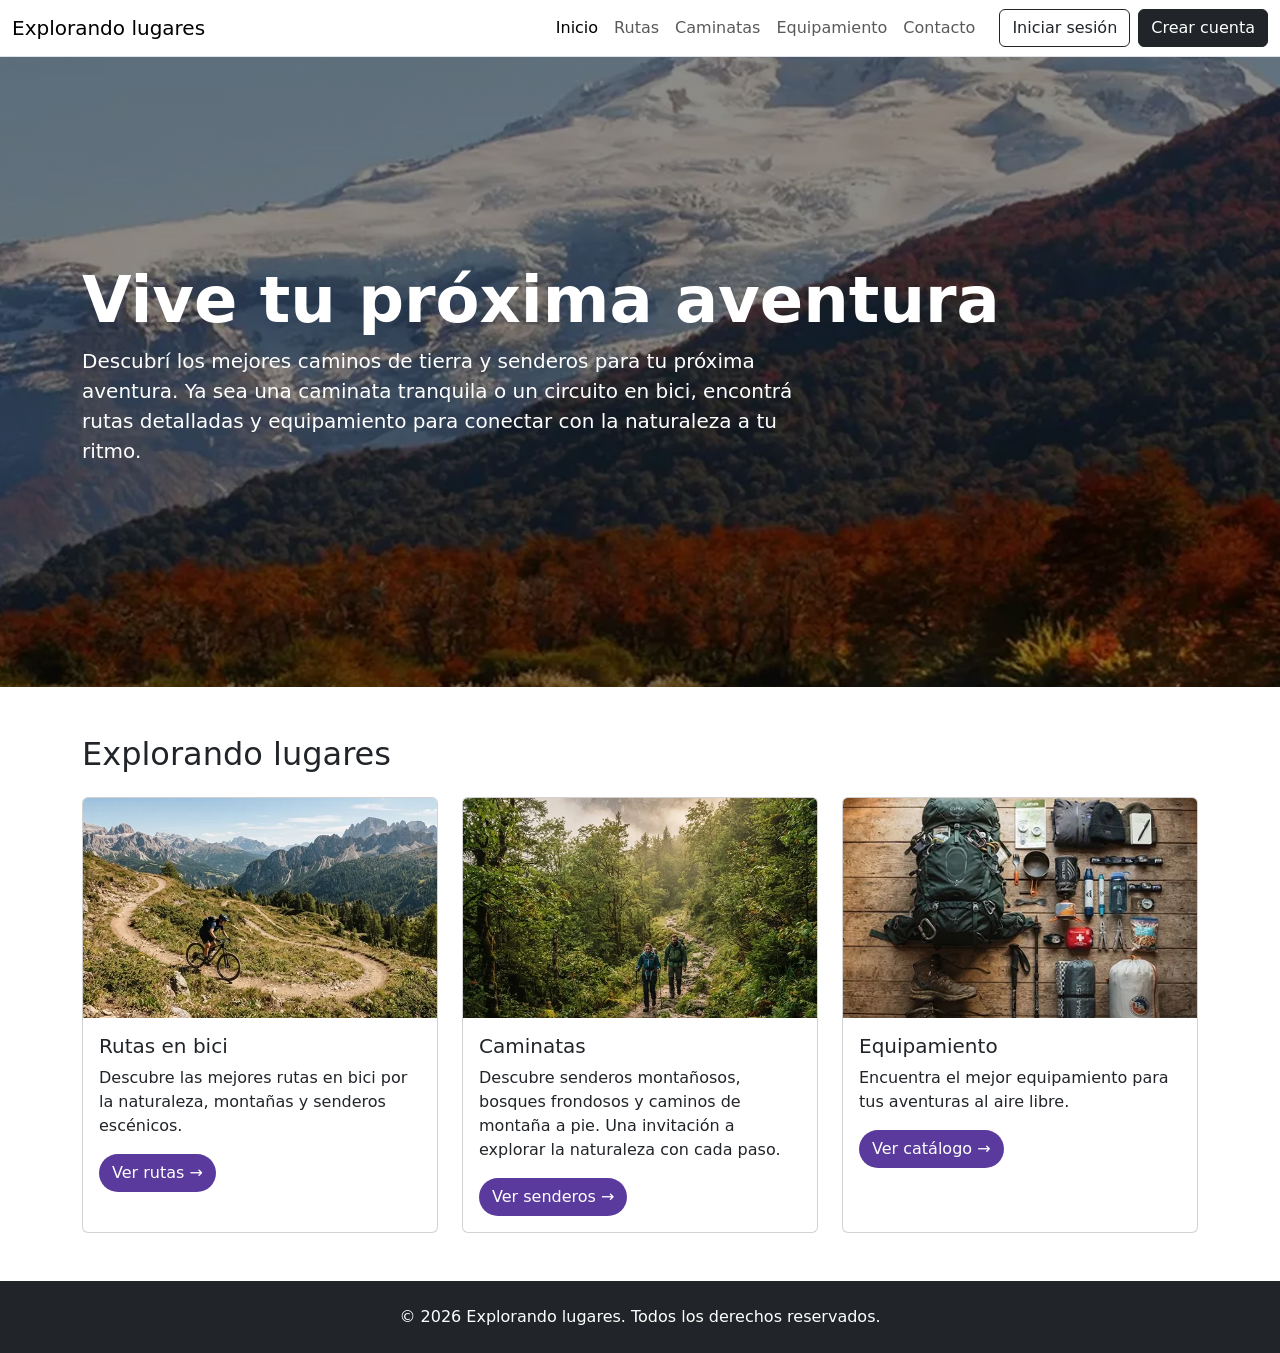
<file: index.html>
<!doctype html>
<html lang="es">
  <head>
    <meta charset="UTF-8" />
    <meta name="viewport" content="width=device-width, initial-scale=1" />
    <title>Explorando lugares | Rutas, caminatas y equipamiento</title>
    <meta
      name="description"
      content="Descubrí rutas en bici, caminatas y equipamiento para tu próxima aventura al aire libre."
    />
    <link
      href="https://cdn.jsdelivr.net/npm/bootstrap@5.3.3/dist/css/bootstrap.min.css"
      rel="stylesheet"
    />
    <link rel="stylesheet" href="css/styles.css" />
  </head>
  <body>
    <header>
      <nav
        class="navbar navbar-expand-lg bg-white border-bottom"
        aria-label="Principal"
      >
        <div class="container-fluid">
          <a class="navbar-brand" href="index.html">Explorando lugares</a>
          <button
            class="navbar-toggler"
            type="button"
            data-bs-toggle="collapse"
            data-bs-target="#menu"
            aria-controls="menu"
            aria-expanded="false"
            aria-label="Abrir menú"
          >
            <span class="navbar-toggler-icon"></span>
          </button>
          <div class="collapse navbar-collapse" id="menu">
            <ul class="navbar-nav ms-auto align-items-lg-center">
              <li class="nav-item">
                <a class="nav-link active" aria-current="page" href="index.html"
                  >Inicio</a
                >
              </li>
              <li class="nav-item">
                <a class="nav-link" href="ruta-detalle.html">Rutas</a>
              </li>
              <li class="nav-item">
                <a class="nav-link" href="caminatas.html">Caminatas</a>
              </li>
              <li class="nav-item">
                <a class="nav-link" href="equipamiento.html">Equipamiento</a>
              </li>
              <li class="nav-item">
                <a class="nav-link" href="contacto.html">Contacto</a>
              </li>
              <li class="nav-item ms-lg-3 my-1 my-lg-0">
                <a class="btn btn-outline-dark" href="login.html"
                  >Iniciar sesi&oacute;n</a
                >
              </li>
              <li class="nav-item my-1 my-lg-0">
                <a class="btn btn-dark ms-lg-2" href="registro.html"
                  >Crear cuenta</a
                >
              </li>
            </ul>
          </div>
        </div>
      </nav>
    </header>

    <main>
      <section class="hero d-flex align-items-center text-white">
        <div class="container">
          <h1 class="display-3 fw-bold">Vive tu próxima aventura</h1>
          <p class="lead col-lg-8">
            Descubrí los mejores caminos de tierra y senderos para tu próxima
            aventura. Ya sea una caminata tranquila o un circuito en bici,
            encontrá rutas detalladas y equipamiento para conectar con la
            naturaleza a tu ritmo.
          </p>
        </div>
      </section>

      <section class="container py-5" aria-labelledby="titulo-explorar">
        <h2 id="titulo-explorar" class="mb-4">Explorando lugares</h2>
        <div class="row row-cols-1 row-cols-md-3 g-4">
          <div class="col">
            <div class="card h-100">
              <img
                src="img/ruta-bici.webp"
                class="card-img-top"
                alt="Ciclista bajando por un sendero de montaña"
              />
              <div class="card-body">
                <h3 class="card-title h5">Rutas en bici</h3>
                <p class="card-text">
                  Descubre las mejores rutas en bici por la naturaleza, montañas
                  y senderos escénicos.
                </p>
                <a href="ruta-detalle.html" class="btn btn-boton"
                  >Ver rutas →</a
                >
              </div>
            </div>
          </div>

          <div class="col">
            <div class="card h-100">
              <img
                src="img/caminata-bosque.webp"
                class="card-img-top"
                alt="Dos personas caminando por un sendero en el bosque"
              />
              <div class="card-body">
                <h3 class="card-title h5">Caminatas</h3>
                <p class="card-text">
                  Descubre senderos montañosos, bosques frondosos y caminos de
                  montaña a pie. Una invitación a explorar la naturaleza con
                  cada paso.
                </p>
                <a href="caminatas.html" class="btn btn-boton"
                  >Ver senderos →</a
                >
              </div>
            </div>
          </div>

          <div class="col">
            <div class="card h-100">
              <img
                src="img/equipamiento.webp"
                class="card-img-top"
                alt="Mochila y equipo de camping ordenados sobre una mesa de madera"
              />
              <div class="card-body">
                <h3 class="card-title h5">Equipamiento</h3>
                <p class="card-text">
                  Encuentra el mejor equipamiento para tus aventuras al aire
                  libre.
                </p>
                <a href="equipamiento.html" class="btn btn-boton"
                  >Ver catálogo →</a
                >
              </div>
            </div>
          </div>
        </div>
      </section>
    </main>

    <footer class="bg-dark text-white py-4">
      <div class="container text-center">
        <p class="mb-0">
          © 2026 Explorando lugares. Todos los derechos reservados.
        </p>
      </div>
    </footer>

    <script src="https://cdn.jsdelivr.net/npm/bootstrap@5.3.3/dist/js/bootstrap.bundle.min.js"></script>
  </body>
</html>
</file>
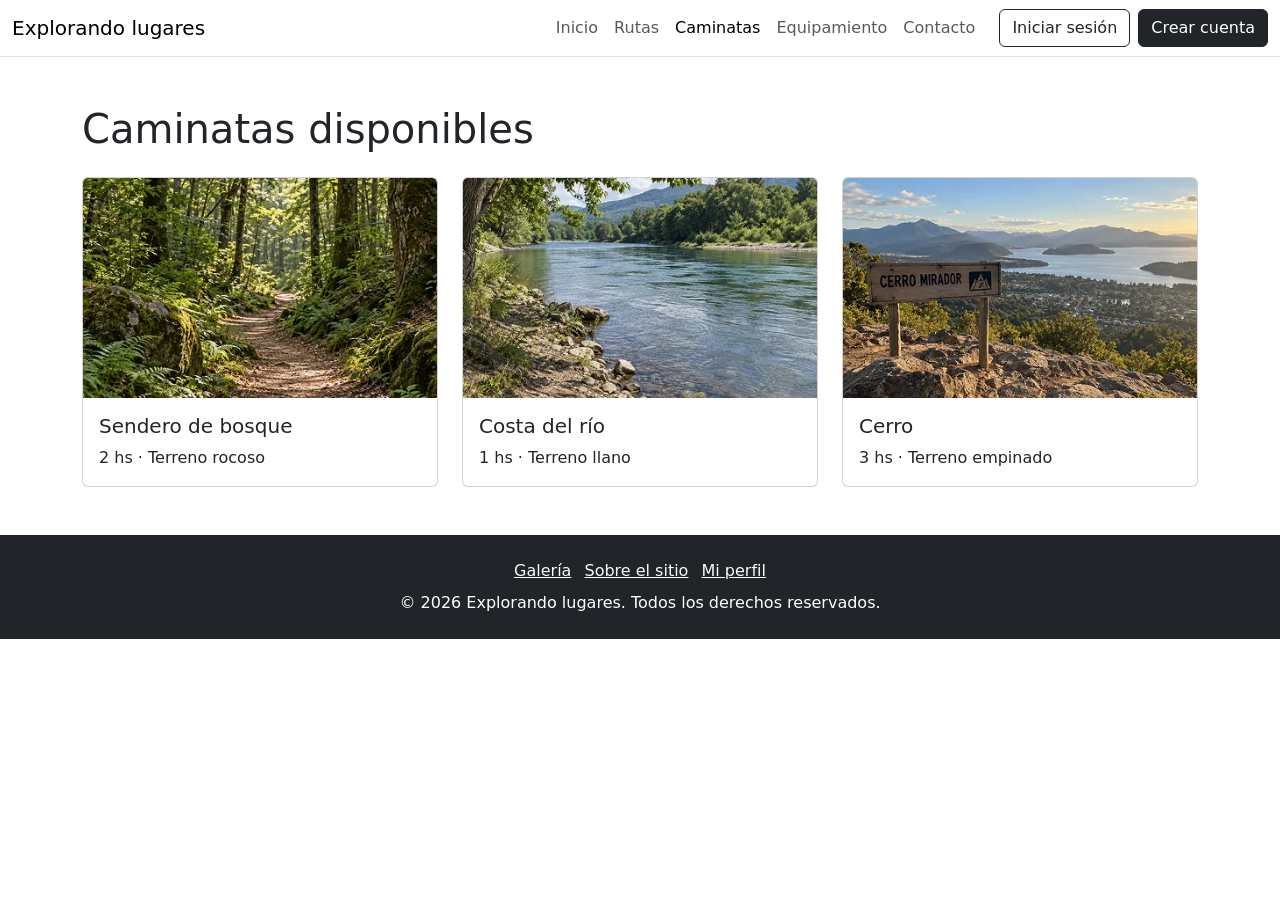
<file: caminatas.html>
<!doctype html>
<html lang="es">
  <head>
    <meta charset="UTF-8" />
    <meta name="viewport" content="width=device-width, initial-scale=1" />
    <title>Caminatas disponibles | Explorando lugares</title>
    <meta
      name="description"
      content="Elegí tu próxima caminata: senderos de bosque, costa del río y cerros con la duración y el tipo de terreno de cada una."
    />
    <link
      rel="icon"
      href="data:image/svg+xml,<svg xmlns=%22http://www.w3.org/2000/svg%22 viewBox=%220 0 100 100%22><text y=%22.9em%22 font-size=%2290%22>🏔️</text></svg>"
    />
    <link
      href="https://cdn.jsdelivr.net/npm/bootstrap@5.3.3/dist/css/bootstrap.min.css"
      rel="stylesheet"
    />
    <link rel="stylesheet" href="css/styles.css" />
  </head>
  <body>
    <header>
      <nav
        class="navbar navbar-expand-lg bg-white border-bottom"
        aria-label="Principal"
      >
        <div class="container-fluid">
          <a class="navbar-brand" href="index.html">Explorando lugares</a>
          <button
            class="navbar-toggler"
            type="button"
            data-bs-toggle="collapse"
            data-bs-target="#menu"
            aria-controls="menu"
            aria-expanded="false"
            aria-label="Abrir menú"
          >
            <span class="navbar-toggler-icon"></span>
          </button>
          <div class="collapse navbar-collapse" id="menu">
            <ul class="navbar-nav ms-auto align-items-lg-center">
              <li class="nav-item">
                <a class="nav-link" href="index.html">Inicio</a>
              </li>
              <li class="nav-item">
                <a class="nav-link" href="ruta-detalle.html">Rutas</a>
              </li>
              <li class="nav-item">
                <a
                  class="nav-link active"
                  href="caminatas.html"
                  aria-current="page"
                  >Caminatas</a
                >
              </li>
              <li class="nav-item">
                <a class="nav-link" href="equipamiento.html">Equipamiento</a>
              </li>
              <li class="nav-item">
                <a class="nav-link" href="contacto.html">Contacto</a>
              </li>
              <li class="nav-item ms-lg-3 my-1 my-lg-0">
                <a class="btn btn-outline-dark" href="login.html"
                  >Iniciar sesi&oacute;n</a
                >
              </li>
              <li class="nav-item my-1 my-lg-0">
                <a class="btn btn-dark ms-lg-2" href="registro.html"
                  >Crear cuenta</a
                >
              </li>
            </ul>
          </div>
        </div>
      </nav>
    </header>

    <main>
      <section class="container py-5" aria-labelledby="titulo-caminatas">
        <h1 id="titulo-caminatas" class="mb-4">Caminatas disponibles</h1>
        <div class="row row-cols-1 row-cols-md-3 g-4">
          <div class="col">
            <article class="card h-100">
              <img
                src="img/sendero-bosque.webp"
                class="card-img-top"
                alt="Sendero de tierra entre árboles y helechos"
              />
              <div class="card-body">
                <h2 class="card-title h5">Sendero de bosque</h2>
                <p class="card-text text-dark">2 hs · Terreno rocoso</p>
              </div>
            </article>
          </div>
          <div class="col">
            <article class="card h-100">
              <img
                src="img/costa-rio.webp"
                class="card-img-top"
                alt="Costa de un río con piedras y árboles"
              />
              <div class="card-body">
                <h2 class="card-title h5">Costa del río</h2>
                <p class="card-text text-dark">1 hs · Terreno llano</p>
              </div>
            </article>
          </div>
          <div class="col">
            <article class="card h-100">
              <img
                src="img/cerro-mirador.webp"
                class="card-img-top"
                alt="Cartel del Cerro Mirador con vista al lago"
              />
              <div class="card-body">
                <h2 class="card-title h5">Cerro</h2>
                <p class="card-text text-dark">3 hs · Terreno empinado</p>
              </div>
            </article>
          </div>
        </div>
      </section>
    </main>

    <footer class="bg-dark text-white py-4">
      <div class="container text-center">
        <ul class="list-inline mb-2">
          <li class="list-inline-item">
            <a class="link-light" href="galeria.html">Galer&iacute;a</a>
          </li>
          <li class="list-inline-item">
            <a class="link-light" href="nosotros.html">Sobre el sitio</a>
          </li>
          <li class="list-inline-item">
            <a class="link-light" href="perfil.html">Mi perfil</a>
          </li>
        </ul>
        <p class="mb-0">
          © 2026 Explorando lugares. Todos los derechos reservados.
        </p>
      </div>
    </footer>

    <script src="https://cdn.jsdelivr.net/npm/bootstrap@5.3.3/dist/js/bootstrap.bundle.min.js"></script>
  </body>
</html>
</file>
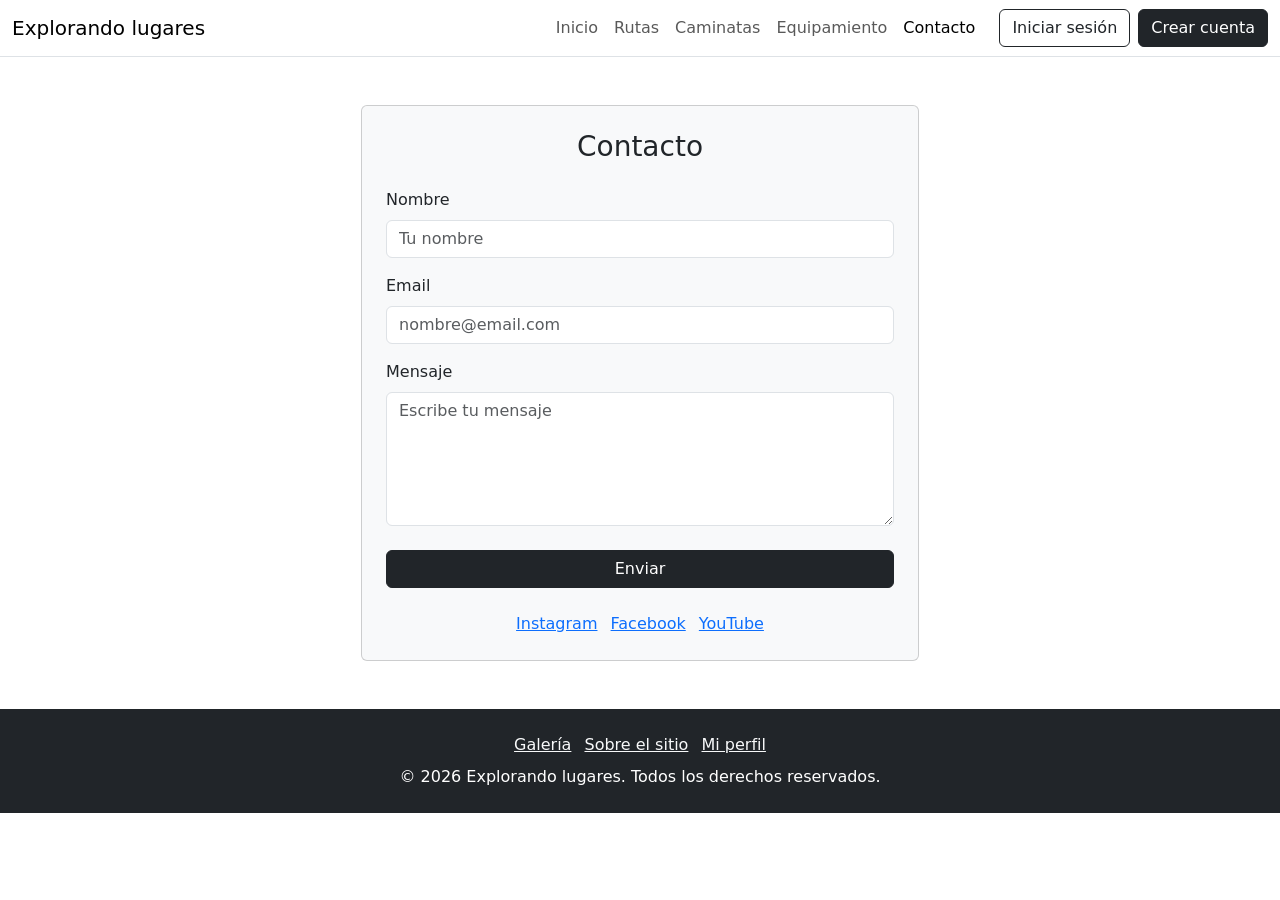
<file: contacto.html>
<!doctype html>
<html lang="es">
  <head>
    <meta charset="UTF-8" />
    <meta name="viewport" content="width=device-width, initial-scale=1" />
    <title>Contacto | Explorando lugares</title>
    <meta
      name="description"
      content="Escribinos tu consulta o sugerencia sobre rutas, caminatas y equipamiento. Completá el formulario de contacto de Explorando lugares."
    />
    <link
      rel="icon"
      href="data:image/svg+xml,<svg xmlns=%22http://www.w3.org/2000/svg%22 viewBox=%220 0 100 100%22><text y=%22.9em%22 font-size=%2290%22>🏔️</text></svg>"
    />
    <link
      href="https://cdn.jsdelivr.net/npm/bootstrap@5.3.3/dist/css/bootstrap.min.css"
      rel="stylesheet"
    />
    <link rel="stylesheet" href="css/styles.css" />
  </head>
  <body>
    <header>
      <nav
        class="navbar navbar-expand-lg bg-white border-bottom"
        aria-label="Principal"
      >
        <div class="container-fluid">
          <a class="navbar-brand" href="index.html">Explorando lugares</a>
          <button
            class="navbar-toggler"
            type="button"
            data-bs-toggle="collapse"
            data-bs-target="#menu"
            aria-controls="menu"
            aria-expanded="false"
            aria-label="Abrir menú"
          >
            <span class="navbar-toggler-icon"></span>
          </button>
          <div class="collapse navbar-collapse" id="menu">
            <ul class="navbar-nav ms-auto align-items-lg-center">
              <li class="nav-item">
                <a class="nav-link" href="index.html">Inicio</a>
              </li>
              <li class="nav-item">
                <a class="nav-link" href="ruta-detalle.html">Rutas</a>
              </li>
              <li class="nav-item">
                <a class="nav-link" href="caminatas.html">Caminatas</a>
              </li>
              <li class="nav-item">
                <a class="nav-link" href="equipamiento.html">Equipamiento</a>
              </li>
              <li class="nav-item">
                <a
                  class="nav-link active"
                  href="contacto.html"
                  aria-current="page"
                  >Contacto</a
                >
              </li>
              <li class="nav-item ms-lg-3 my-1 my-lg-0">
                <a class="btn btn-outline-dark" href="login.html"
                  >Iniciar sesi&oacute;n</a
                >
              </li>
              <li class="nav-item my-1 my-lg-0">
                <a class="btn btn-dark ms-lg-2" href="registro.html"
                  >Crear cuenta</a
                >
              </li>
            </ul>
          </div>
        </div>
      </nav>
    </header>

    <main>
      <section class="container py-5">
        <div class="card bg-light col-md-8 col-lg-6 mx-auto">
          <form class="card-body p-4" action="#">
            <h1 class="h3 text-center mb-4">Contacto</h1>

            <div class="mb-3">
              <label for="c-nombre" class="form-label">Nombre</label>
              <input
                type="text"
                class="form-control"
                id="c-nombre"
                placeholder="Tu nombre"
                autocomplete="name"
                required
              />
            </div>
            <div class="mb-3">
              <label for="c-email" class="form-label">Email</label>
              <input
                type="email"
                class="form-control"
                id="c-email"
                placeholder="nombre@email.com"
                autocomplete="email"
                required
              />
            </div>
            <div class="mb-4">
              <label for="c-mensaje" class="form-label">Mensaje</label>
              <textarea
                class="form-control"
                id="c-mensaje"
                rows="5"
                placeholder="Escribe tu mensaje"
                required
              ></textarea>
            </div>

            <button type="submit" class="btn btn-dark w-100">Enviar</button>

            <ul class="list-inline text-center mt-4 mb-0">
              <li class="list-inline-item">
                <a href="#" aria-label="Instagram">Instagram</a>
              </li>
              <li class="list-inline-item">
                <a href="#" aria-label="Facebook">Facebook</a>
              </li>
              <li class="list-inline-item">
                <a href="#" aria-label="YouTube">YouTube</a>
              </li>
            </ul>
          </form>
        </div>
      </section>
    </main>

    <footer class="bg-dark text-white py-4">
      <div class="container text-center">
        <ul class="list-inline mb-2">
          <li class="list-inline-item">
            <a class="link-light" href="galeria.html">Galer&iacute;a</a>
          </li>
          <li class="list-inline-item">
            <a class="link-light" href="nosotros.html">Sobre el sitio</a>
          </li>
          <li class="list-inline-item">
            <a class="link-light" href="perfil.html">Mi perfil</a>
          </li>
        </ul>
        <p class="mb-0">
          © 2026 Explorando lugares. Todos los derechos reservados.
        </p>
      </div>
    </footer>

    <script src="https://cdn.jsdelivr.net/npm/bootstrap@5.3.3/dist/js/bootstrap.bundle.min.js"></script>
  </body>
</html>
</file>
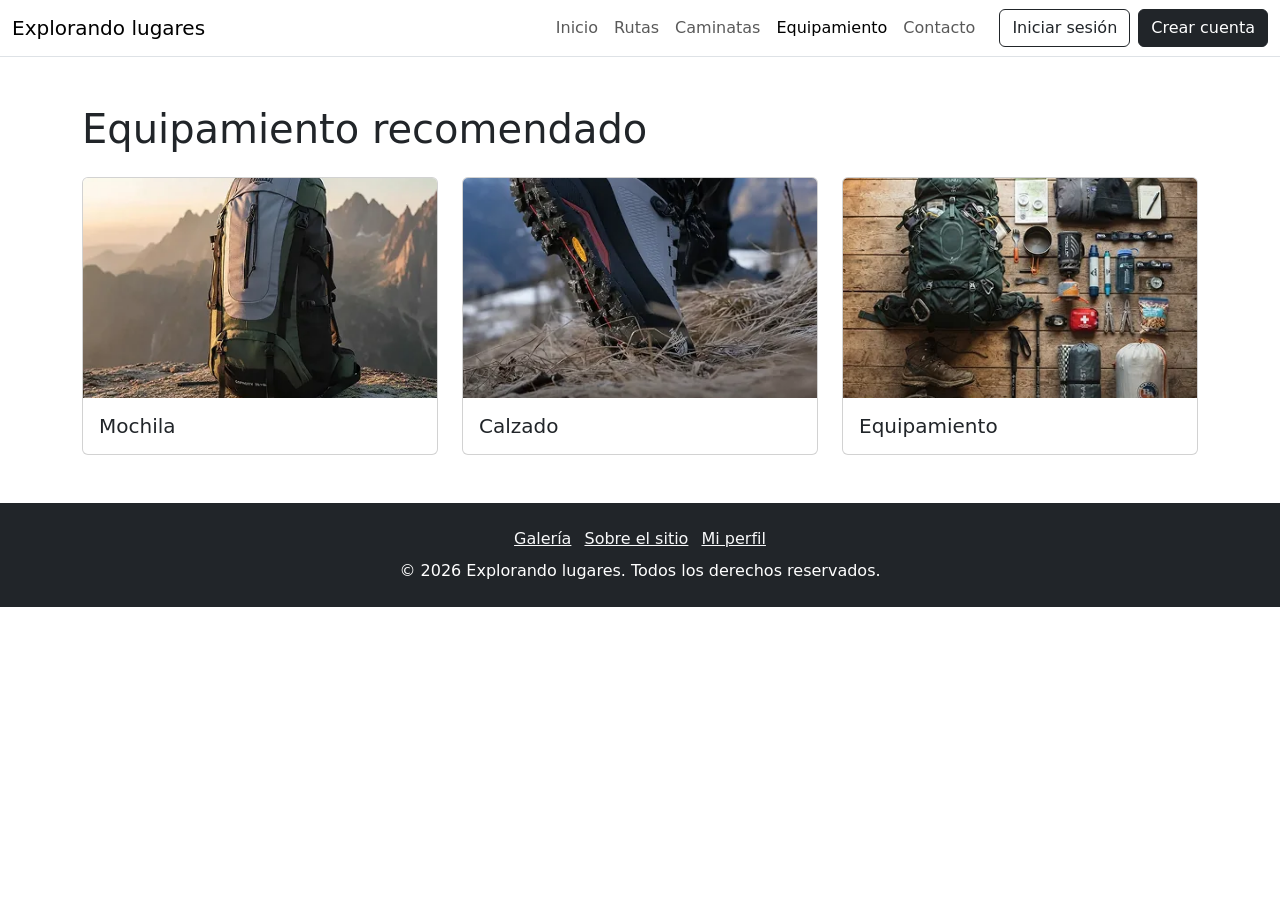
<file: equipamiento.html>
<!doctype html>
<html lang="es">
  <head>
    <meta charset="UTF-8" />
    <meta name="viewport" content="width=device-width, initial-scale=1" />
    <title>Equipamiento recomendado | Explorando lugares</title>
    <meta
      name="description"
      content="Conocé el equipamiento recomendado para tus aventuras: mochila, calzado y todo lo necesario para salir a explorar con seguridad."
    />
    <link
      rel="icon"
      href="data:image/svg+xml,<svg xmlns=%22http://www.w3.org/2000/svg%22 viewBox=%220 0 100 100%22><text y=%22.9em%22 font-size=%2290%22>🏔️</text></svg>"
    />
    <link
      href="https://cdn.jsdelivr.net/npm/bootstrap@5.3.3/dist/css/bootstrap.min.css"
      rel="stylesheet"
    />
    <link rel="stylesheet" href="css/styles.css" />
  </head>
  <body>
    <header>
      <nav
        class="navbar navbar-expand-lg bg-white border-bottom"
        aria-label="Principal"
      >
        <div class="container-fluid">
          <a class="navbar-brand" href="index.html">Explorando lugares</a>
          <button
            class="navbar-toggler"
            type="button"
            data-bs-toggle="collapse"
            data-bs-target="#menu"
            aria-controls="menu"
            aria-expanded="false"
            aria-label="Abrir menú"
          >
            <span class="navbar-toggler-icon"></span>
          </button>
          <div class="collapse navbar-collapse" id="menu">
            <ul class="navbar-nav ms-auto align-items-lg-center">
              <li class="nav-item">
                <a class="nav-link" href="index.html">Inicio</a>
              </li>
              <li class="nav-item">
                <a class="nav-link" href="ruta-detalle.html">Rutas</a>
              </li>
              <li class="nav-item">
                <a class="nav-link" href="caminatas.html">Caminatas</a>
              </li>
              <li class="nav-item">
                <a
                  class="nav-link active"
                  href="equipamiento.html"
                  aria-current="page"
                  >Equipamiento</a
                >
              </li>
              <li class="nav-item">
                <a class="nav-link" href="contacto.html">Contacto</a>
              </li>
              <li class="nav-item ms-lg-3 my-1 my-lg-0">
                <a class="btn btn-outline-dark" href="login.html"
                  >Iniciar sesi&oacute;n</a
                >
              </li>
              <li class="nav-item my-1 my-lg-0">
                <a class="btn btn-dark ms-lg-2" href="registro.html"
                  >Crear cuenta</a
                >
              </li>
            </ul>
          </div>
        </div>
      </nav>
    </header>

    <main>
      <section class="container py-5" aria-labelledby="titulo-equipamiento">
        <h1 id="titulo-equipamiento" class="mb-4">Equipamiento recomendado</h1>
        <div class="row row-cols-1 row-cols-md-3 g-4">
          <div class="col">
            <article class="card h-100">
              <img
                src="img/mochila.webp"
                class="card-img-top"
                alt="Mochila de trekking sobre una roca al atardecer"
              />
              <div class="card-body">
                <h2 class="card-title h5 mb-0">Mochila</h2>
              </div>
            </article>
          </div>
          <div class="col">
            <article class="card h-100">
              <img
                src="img/calzado.webp"
                class="card-img-top"
                alt="Primer plano de una zapatilla de montaña sobre pasto seco"
              />
              <div class="card-body">
                <h2 class="card-title h5 mb-0">Calzado</h2>
              </div>
            </article>
          </div>
          <div class="col">
            <article class="card h-100">
              <img
                src="img/equipo-camping.webp"
                class="card-img-top"
                alt="Equipo de camping ordenado sobre una mesa de madera"
              />
              <div class="card-body">
                <h2 class="card-title h5 mb-0">Equipamiento</h2>
              </div>
            </article>
          </div>
        </div>
      </section>
    </main>

    <footer class="bg-dark text-white py-4">
      <div class="container text-center">
        <ul class="list-inline mb-2">
          <li class="list-inline-item">
            <a class="link-light" href="galeria.html">Galer&iacute;a</a>
          </li>
          <li class="list-inline-item">
            <a class="link-light" href="nosotros.html">Sobre el sitio</a>
          </li>
          <li class="list-inline-item">
            <a class="link-light" href="perfil.html">Mi perfil</a>
          </li>
        </ul>
        <p class="mb-0">
          © 2026 Explorando lugares. Todos los derechos reservados.
        </p>
      </div>
    </footer>

    <script src="https://cdn.jsdelivr.net/npm/bootstrap@5.3.3/dist/js/bootstrap.bundle.min.js"></script>
  </body>
</html>
</file>
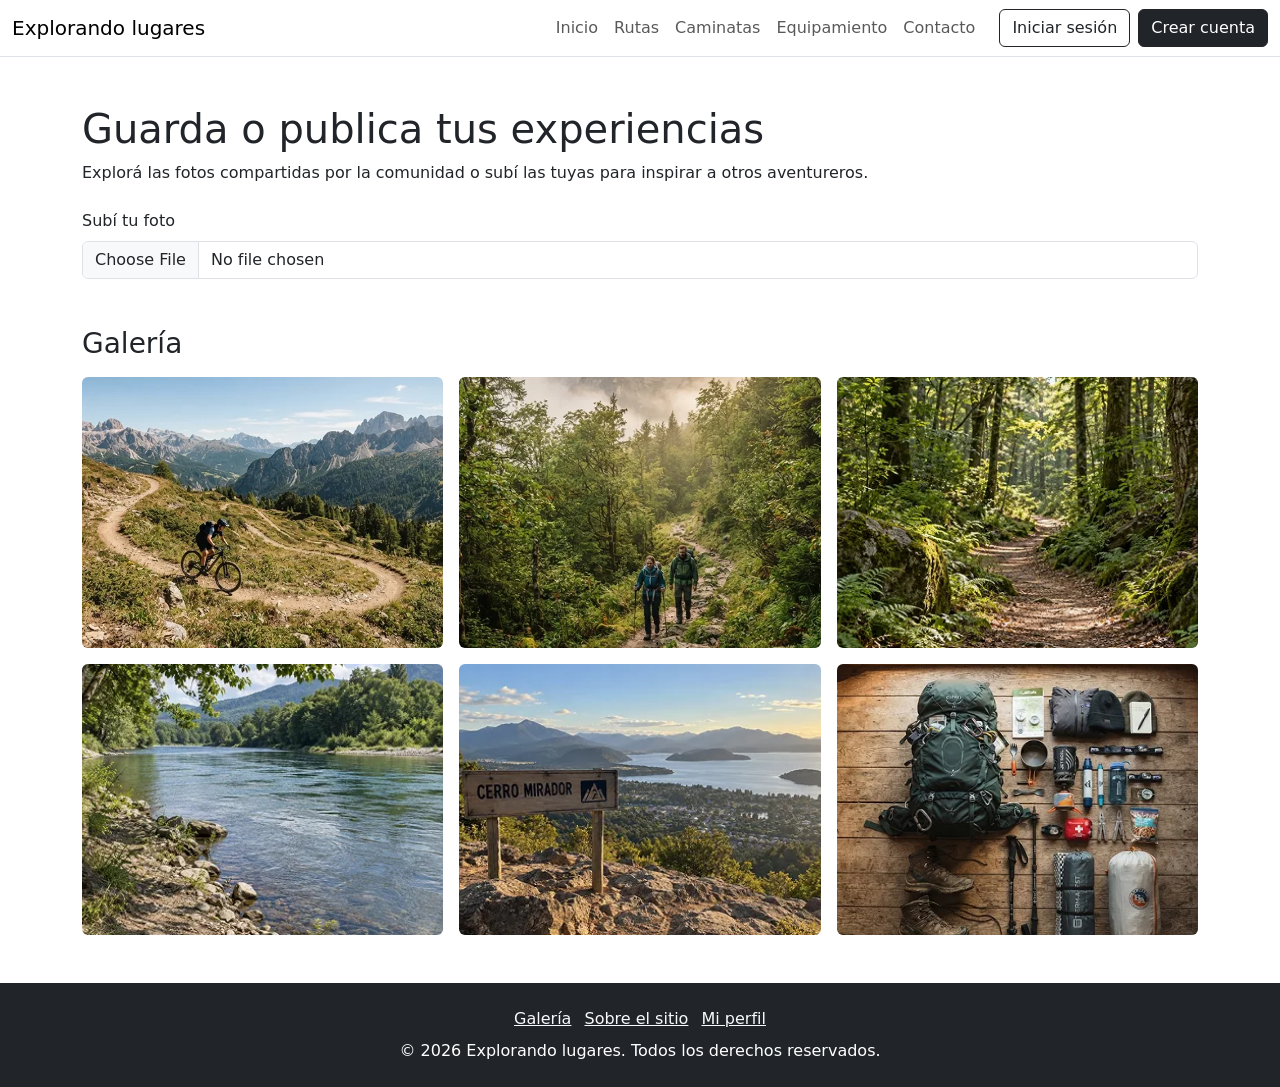
<file: galeria.html>
<!doctype html>
<html lang="es">
  <head>
    <meta charset="UTF-8" />
    <meta name="viewport" content="width=device-width, initial-scale=1" />
    <title>Galería de experiencias | Explorando lugares</title>
    <meta
      name="description"
      content="Explorá las fotos compartidas por la comunidad o subí las tuyas para inspirar a otros aventureros."
    />
    <link
      rel="icon"
      href="data:image/svg+xml,<svg xmlns=%22http://www.w3.org/2000/svg%22 viewBox=%220 0 100 100%22><text y=%22.9em%22 font-size=%2290%22>🏔️</text></svg>"
    />
    <link
      href="https://cdn.jsdelivr.net/npm/bootstrap@5.3.3/dist/css/bootstrap.min.css"
      rel="stylesheet"
    />
    <link rel="stylesheet" href="css/styles.css" />
  </head>
  <body>
    <header>
      <nav
        class="navbar navbar-expand-lg bg-white border-bottom"
        aria-label="Principal"
      >
        <div class="container-fluid">
          <a class="navbar-brand" href="index.html">Explorando lugares</a>
          <button
            class="navbar-toggler"
            type="button"
            data-bs-toggle="collapse"
            data-bs-target="#menu"
            aria-controls="menu"
            aria-expanded="false"
            aria-label="Abrir menú"
          >
            <span class="navbar-toggler-icon"></span>
          </button>
          <div class="collapse navbar-collapse" id="menu">
            <ul class="navbar-nav ms-auto align-items-lg-center">
              <li class="nav-item">
                <a class="nav-link" href="index.html">Inicio</a>
              </li>
              <li class="nav-item">
                <a class="nav-link" href="ruta-detalle.html">Rutas</a>
              </li>
              <li class="nav-item">
                <a class="nav-link" href="caminatas.html">Caminatas</a>
              </li>
              <li class="nav-item">
                <a class="nav-link" href="equipamiento.html">Equipamiento</a>
              </li>
              <li class="nav-item">
                <a class="nav-link" href="contacto.html">Contacto</a>
              </li>
              <li class="nav-item ms-lg-3 my-1 my-lg-0">
                <a class="btn btn-outline-dark" href="login.html"
                  >Iniciar sesión</a
                >
              </li>
              <li class="nav-item my-1 my-lg-0">
                <a class="btn btn-dark ms-lg-2" href="registro.html"
                  >Crear cuenta</a
                >
              </li>
            </ul>
          </div>
        </div>
      </nav>
    </header>

    <main>
      <section class="container py-5" aria-labelledby="titulo-galeria">
        <h1 id="titulo-galeria">Guarda o publica tus experiencias</h1>
        <p class="mb-4">
          Explorá las fotos compartidas por la comunidad o subí las tuyas para
          inspirar a otros aventureros.
        </p>

        <div class="mb-5">
          <label for="foto" class="form-label">Subí tu foto</label>
          <input class="form-control" type="file" id="foto" accept="image/*" />
        </div>

        <h2 class="h3 mb-3">Galería</h2>
        <div class="row row-cols-1 row-cols-sm-2 row-cols-md-3 g-3">
          <div class="col">
            <div class="ratio ratio-4x3">
              <img
                src="img/ruta-bici.webp"
                class="object-fit-cover rounded"
                loading="lazy"
                alt="Ciclista bajando por un sendero de montaña"
              />
            </div>
          </div>
          <div class="col">
            <div class="ratio ratio-4x3">
              <img
                src="img/caminata-bosque.webp"
                class="object-fit-cover rounded"
                loading="lazy"
                alt="Dos personas caminando por un sendero en el bosque"
              />
            </div>
          </div>
          <div class="col">
            <div class="ratio ratio-4x3">
              <img
                src="img/sendero-bosque.webp"
                class="object-fit-cover rounded"
                loading="lazy"
                alt="Sendero de tierra entre árboles y helechos"
              />
            </div>
          </div>
          <div class="col">
            <div class="ratio ratio-4x3">
              <img
                src="img/costa-rio.webp"
                class="object-fit-cover rounded"
                loading="lazy"
                alt="Costa de un río con piedras y árboles"
              />
            </div>
          </div>
          <div class="col">
            <div class="ratio ratio-4x3">
              <img
                src="img/cerro-mirador.webp"
                class="object-fit-cover rounded"
                loading="lazy"
                alt="Cartel del Cerro Mirador con vista al lago"
              />
            </div>
          </div>
          <div class="col">
            <div class="ratio ratio-4x3">
              <img
                src="img/equipamiento.webp"
                class="object-fit-cover rounded"
                loading="lazy"
                alt="Equipo de camping ordenado sobre una mesa de madera"
              />
            </div>
          </div>
        </div>
      </section>
    </main>

    <footer class="bg-dark text-white py-4">
      <div class="container text-center">
        <ul class="list-inline mb-2">
          <li class="list-inline-item">
            <a class="link-light" href="galeria.html">Galería</a>
          </li>
          <li class="list-inline-item">
            <a class="link-light" href="nosotros.html">Sobre el sitio</a>
          </li>
          <li class="list-inline-item">
            <a class="link-light" href="perfil.html">Mi perfil</a>
          </li>
        </ul>
        <p class="mb-0">
          © 2026 Explorando lugares. Todos los derechos reservados.
        </p>
      </div>
    </footer>

    <script src="https://cdn.jsdelivr.net/npm/bootstrap@5.3.3/dist/js/bootstrap.bundle.min.js"></script>
  </body>
</html>
</file>
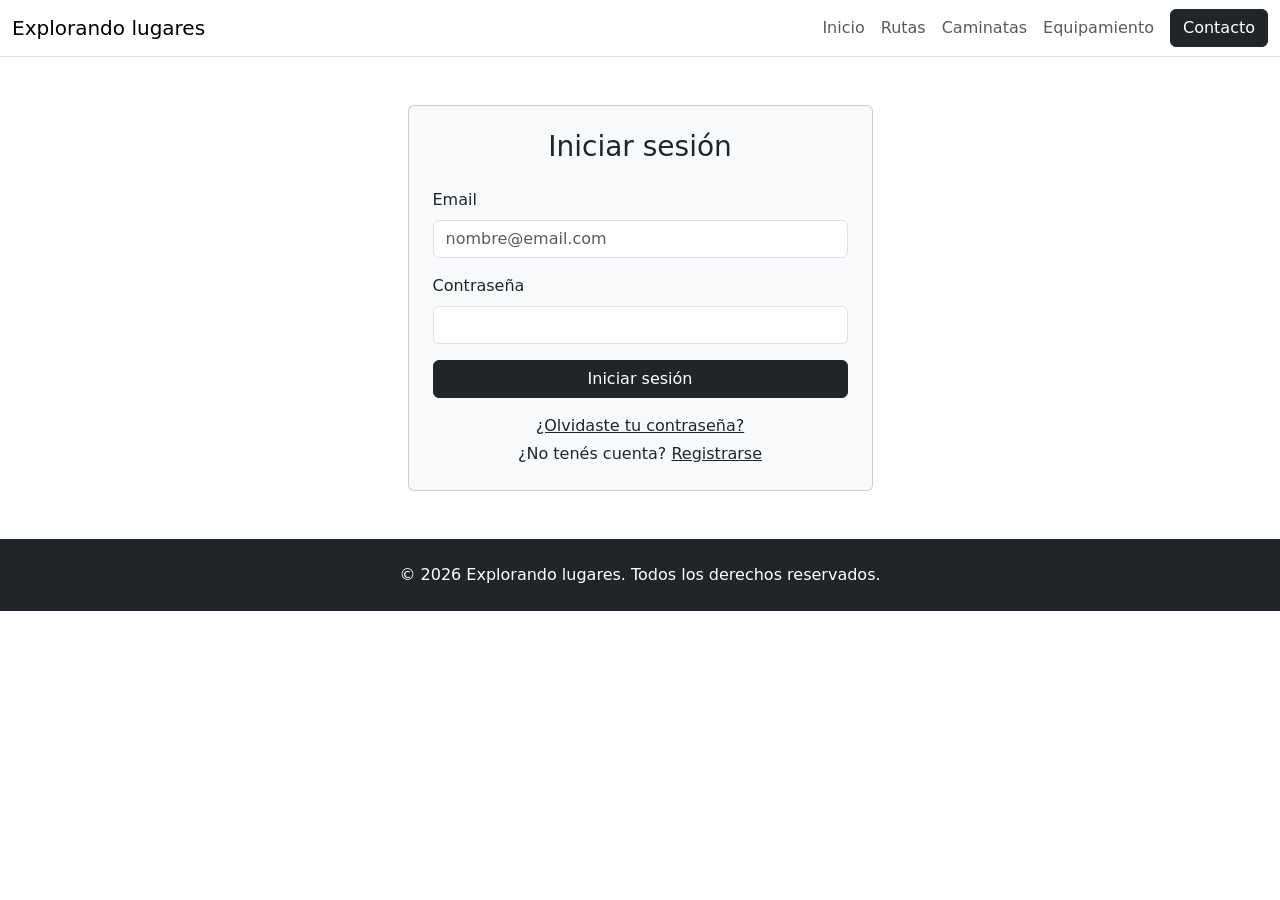
<file: login.html>
<!doctype html>
<html lang="es">
  <head>
    <meta charset="UTF-8" />
    <meta name="viewport" content="width=device-width, initial-scale=1" />
    <title>Iniciar sesión | Explorando lugares</title>
    <meta
      name="description"
      content="Iniciá sesión en Explorando lugares para guardar tus rutas, ver tu perfil y compartir tus experiencias al aire libre."
    />
    <link
      rel="icon"
      href="data:image/svg+xml,<svg xmlns=%22http://www.w3.org/2000/svg%22 viewBox=%220 0 100 100%22><text y=%22.9em%22 font-size=%2290%22>🏔️</text></svg>"
    />
    <link
      href="https://cdn.jsdelivr.net/npm/bootstrap@5.3.3/dist/css/bootstrap.min.css"
      rel="stylesheet"
    />
    <link rel="stylesheet" href="css/styles.css" />
  </head>
  <body>
    <header>
      <nav
        class="navbar navbar-expand-lg bg-white border-bottom"
        aria-label="Principal"
      >
        <div class="container-fluid">
          <a class="navbar-brand" href="index.html">Explorando lugares</a>
          <button
            class="navbar-toggler"
            type="button"
            data-bs-toggle="collapse"
            data-bs-target="#menu"
            aria-controls="menu"
            aria-expanded="false"
            aria-label="Abrir menú"
          >
            <span class="navbar-toggler-icon"></span>
          </button>
          <div class="collapse navbar-collapse" id="menu">
            <ul class="navbar-nav ms-auto align-items-lg-center">
              <li class="nav-item">
                <a class="nav-link" href="index.html">Inicio</a>
              </li>
              <li class="nav-item">
                <a class="nav-link" href="ruta-detalle.html">Rutas</a>
              </li>
              <li class="nav-item">
                <a class="nav-link" href="caminatas.html">Caminatas</a>
              </li>
              <li class="nav-item">
                <a class="nav-link" href="equipamiento.html">Equipamiento</a>
              </li>
              <li class="nav-item">
                <a class="btn btn-dark ms-lg-2" href="contacto.html"
                  >Contacto</a
                >
              </li>
            </ul>
          </div>
        </div>
      </nav>
    </header>

    <main>
      <section class="container py-5">
        <div class="card bg-light col-md-8 col-lg-5 mx-auto">
          <form class="card-body p-4" action="#">
            <h1 class="h3 text-center mb-4">Iniciar sesión</h1>

            <div class="mb-3">
              <label for="login-email" class="form-label">Email</label>
              <input
                type="email"
                class="form-control"
                id="login-email"
                placeholder="nombre@email.com"
                autocomplete="email"
                required
              />
            </div>
            <div class="mb-3">
              <label for="login-password" class="form-label">Contraseña</label>
              <input
                type="password"
                class="form-control"
                id="login-password"
                autocomplete="current-password"
                required
              />
            </div>

            <button type="submit" class="btn btn-dark w-100">
              Iniciar sesión
            </button>
            <p class="text-center mt-3 mb-1">
              <a class="link-dark" href="#">¿Olvidaste tu contraseña?</a>
            </p>
            <p class="text-center mb-0">
              ¿No tenés cuenta?
              <a class="link-dark" href="registro.html">Registrarse</a>
            </p>
          </form>
        </div>
      </section>
    </main>

    <footer class="bg-dark text-white py-4">
      <div class="container text-center">
        <p class="mb-0">
          © 2026 Explorando lugares. Todos los derechos reservados.
        </p>
      </div>
    </footer>

    <script src="https://cdn.jsdelivr.net/npm/bootstrap@5.3.3/dist/js/bootstrap.bundle.min.js"></script>
  </body>
</html>
</file>
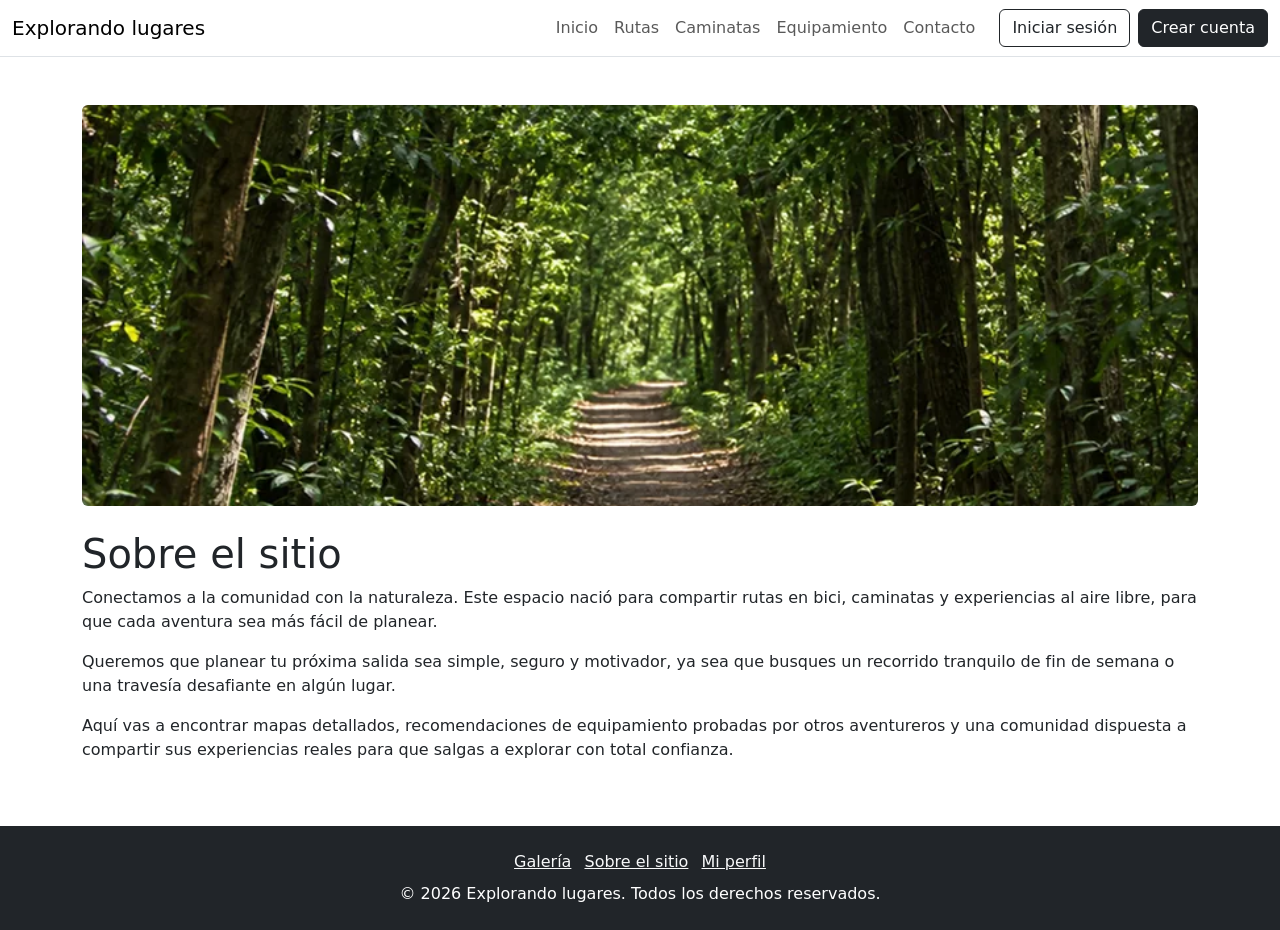
<file: nosotros.html>
<!doctype html>
<html lang="es">
  <head>
    <meta charset="UTF-8" />
    <meta name="viewport" content="width=device-width, initial-scale=1" />
    <title>Sobre el sitio | Explorando lugares</title>
    <meta
      name="description"
      content="Conocé Explorando lugares: un espacio para compartir rutas en bici, caminatas y experiencias al aire libre con la comunidad."
    />
    <link
      rel="icon"
      href="data:image/svg+xml,<svg xmlns=%22http://www.w3.org/2000/svg%22 viewBox=%220 0 100 100%22><text y=%22.9em%22 font-size=%2290%22>🏔️</text></svg>"
    />
    <link
      href="https://cdn.jsdelivr.net/npm/bootstrap@5.3.3/dist/css/bootstrap.min.css"
      rel="stylesheet"
    />
    <link rel="stylesheet" href="css/styles.css" />
  </head>
  <body>
    <header>
      <nav
        class="navbar navbar-expand-lg bg-white border-bottom"
        aria-label="Principal"
      >
        <div class="container-fluid">
          <a class="navbar-brand" href="index.html">Explorando lugares</a>
          <button
            class="navbar-toggler"
            type="button"
            data-bs-toggle="collapse"
            data-bs-target="#menu"
            aria-controls="menu"
            aria-expanded="false"
            aria-label="Abrir menú"
          >
            <span class="navbar-toggler-icon"></span>
          </button>
          <div class="collapse navbar-collapse" id="menu">
            <ul class="navbar-nav ms-auto align-items-lg-center">
              <li class="nav-item">
                <a class="nav-link" href="index.html">Inicio</a>
              </li>
              <li class="nav-item">
                <a class="nav-link" href="ruta-detalle.html">Rutas</a>
              </li>
              <li class="nav-item">
                <a class="nav-link" href="caminatas.html">Caminatas</a>
              </li>
              <li class="nav-item">
                <a class="nav-link" href="equipamiento.html">Equipamiento</a>
              </li>
              <li class="nav-item">
                <a class="nav-link" href="contacto.html">Contacto</a>
              </li>
              <li class="nav-item ms-lg-3 my-1 my-lg-0">
                <a class="btn btn-outline-dark" href="login.html"
                  >Iniciar sesión</a
                >
              </li>
              <li class="nav-item my-1 my-lg-0">
                <a class="btn btn-dark ms-lg-2" href="registro.html"
                  >Crear cuenta</a
                >
              </li>
            </ul>
          </div>
        </div>
      </nav>
    </header>

    <main>
      <section class="container py-5" aria-labelledby="titulo-nosotros">
        <img
          src="img/banner-bosque.webp"
          class="img-fluid rounded w-100 mb-4"
          alt="Camino de tierra en medio de un bosque frondoso"
        />
        <h1 id="titulo-nosotros">Sobre el sitio</h1>
        <p>
          Conectamos a la comunidad con la naturaleza. Este espacio nació para
          compartir rutas en bici, caminatas y experiencias al aire libre, para
          que cada aventura sea más fácil de planear.
        </p>
        <p>
          Queremos que planear tu próxima salida sea simple, seguro y motivador,
          ya sea que busques un recorrido tranquilo de fin de semana o una
          travesía desafiante en algún lugar.
        </p>
        <p>
          Aquí vas a encontrar mapas detallados, recomendaciones de equipamiento
          probadas por otros aventureros y una comunidad dispuesta a compartir
          sus experiencias reales para que salgas a explorar con total
          confianza.
        </p>
      </section>
    </main>

    <footer class="bg-dark text-white py-4">
      <div class="container text-center">
        <ul class="list-inline mb-2">
          <li class="list-inline-item">
            <a class="link-light" href="galeria.html">Galería</a>
          </li>
          <li class="list-inline-item">
            <a class="link-light" href="nosotros.html">Sobre el sitio</a>
          </li>
          <li class="list-inline-item">
            <a class="link-light" href="perfil.html">Mi perfil</a>
          </li>
        </ul>
        <p class="mb-0">
          © 2026 Explorando lugares. Todos los derechos reservados.
        </p>
      </div>
    </footer>

    <script src="https://cdn.jsdelivr.net/npm/bootstrap@5.3.3/dist/js/bootstrap.bundle.min.js"></script>
  </body>
</html>
</file>
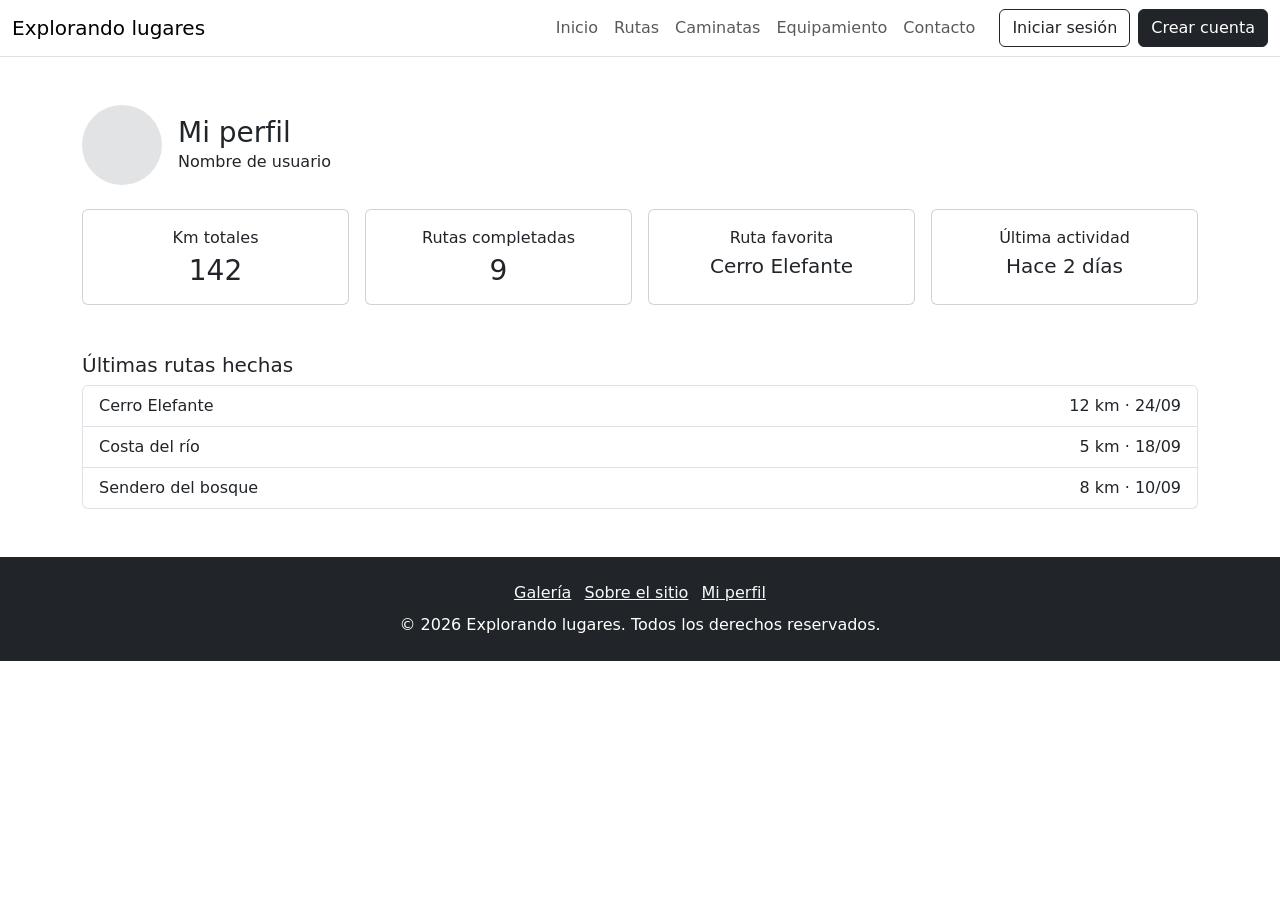
<file: perfil.html>
<!doctype html>
<html lang="es">
  <head>
    <meta charset="UTF-8" />
    <meta name="viewport" content="width=device-width, initial-scale=1" />
    <title>Mi perfil | Explorando lugares</title>
    <meta
      name="description"
      content="Tu perfil de aventurero: kilómetros recorridos, rutas completadas, ruta favorita y tu última actividad en Explorando lugares."
    />
    <link
      rel="icon"
      href="data:image/svg+xml,<svg xmlns=%22http://www.w3.org/2000/svg%22 viewBox=%220 0 100 100%22><text y=%22.9em%22 font-size=%2290%22>🏔️</text></svg>"
    />
    <link
      href="https://cdn.jsdelivr.net/npm/bootstrap@5.3.3/dist/css/bootstrap.min.css"
      rel="stylesheet"
    />
    <link rel="stylesheet" href="css/styles.css" />
  </head>
  <body>
    <header>
      <nav
        class="navbar navbar-expand-lg bg-white border-bottom"
        aria-label="Principal"
      >
        <div class="container-fluid">
          <a class="navbar-brand" href="index.html">Explorando lugares</a>
          <button
            class="navbar-toggler"
            type="button"
            data-bs-toggle="collapse"
            data-bs-target="#menu"
            aria-controls="menu"
            aria-expanded="false"
            aria-label="Abrir menú"
          >
            <span class="navbar-toggler-icon"></span>
          </button>
          <div class="collapse navbar-collapse" id="menu">
            <ul class="navbar-nav ms-auto align-items-lg-center">
              <li class="nav-item">
                <a class="nav-link" href="index.html">Inicio</a>
              </li>
              <li class="nav-item">
                <a class="nav-link" href="ruta-detalle.html">Rutas</a>
              </li>
              <li class="nav-item">
                <a class="nav-link" href="caminatas.html">Caminatas</a>
              </li>
              <li class="nav-item">
                <a class="nav-link" href="equipamiento.html">Equipamiento</a>
              </li>
              <li class="nav-item">
                <a class="nav-link" href="contacto.html">Contacto</a>
              </li>
              <li class="nav-item ms-lg-3 my-1 my-lg-0">
                <a class="btn btn-outline-dark" href="login.html"
                  >Iniciar sesión</a
                >
              </li>
              <li class="nav-item my-1 my-lg-0">
                <a class="btn btn-dark ms-lg-2" href="registro.html"
                  >Crear cuenta</a
                >
              </li>
            </ul>
          </div>
        </div>
      </nav>
    </header>

    <main>
      <section class="container py-5">
        <div class="d-flex align-items-center gap-3 mb-4">
          <div
            class="rounded-circle bg-secondary-subtle"
            style="width: 80px; height: 80px"
            aria-hidden="true"
          ></div>
          <div>
            <h1 class="h3 mb-0">Mi perfil</h1>
            <p class="mb-0 text-dark">Nombre de usuario</p>
          </div>
        </div>

        <div class="row row-cols-2 row-cols-md-4 g-3 mb-5">
          <div class="col">
            <div class="card text-center h-100">
              <div class="card-body">
                <p class="text-dark mb-1">Km totales</p>
                <p class="h3 mb-0">142</p>
              </div>
            </div>
          </div>
          <div class="col">
            <div class="card text-center h-100">
              <div class="card-body">
                <p class="text-dark mb-1">Rutas completadas</p>
                <p class="h3 mb-0">9</p>
              </div>
            </div>
          </div>
          <div class="col">
            <div class="card text-center h-100">
              <div class="card-body">
                <p class="text-dark mb-1">Ruta favorita</p>
                <p class="h5 mb-0">Cerro Elefante</p>
              </div>
            </div>
          </div>
          <div class="col">
            <div class="card text-center h-100">
              <div class="card-body">
                <p class="text-dark mb-1">Última actividad</p>
                <p class="h5 mb-0">Hace 2 días</p>
              </div>
            </div>
          </div>
        </div>

        <h2 class="h5">Últimas rutas hechas</h2>
        <ul class="list-group">
          <li class="list-group-item d-flex justify-content-between">
            <span>Cerro Elefante</span><span>12 km · 24/09</span>
          </li>
          <li class="list-group-item d-flex justify-content-between">
            <span>Costa del río</span><span>5 km · 18/09</span>
          </li>
          <li class="list-group-item d-flex justify-content-between">
            <span>Sendero del bosque</span><span>8 km · 10/09</span>
          </li>
        </ul>
      </section>
    </main>

    <footer class="bg-dark text-white py-4">
      <div class="container text-center">
        <ul class="list-inline mb-2">
          <li class="list-inline-item">
            <a class="link-light" href="galeria.html">Galería</a>
          </li>
          <li class="list-inline-item">
            <a class="link-light" href="nosotros.html">Sobre el sitio</a>
          </li>
          <li class="list-inline-item">
            <a class="link-light" href="perfil.html">Mi perfil</a>
          </li>
        </ul>
        <p class="mb-0">
          © 2026 Explorando lugares. Todos los derechos reservados.
        </p>
      </div>
    </footer>

    <script src="https://cdn.jsdelivr.net/npm/bootstrap@5.3.3/dist/js/bootstrap.bundle.min.js"></script>
  </body>
</html>
</file>
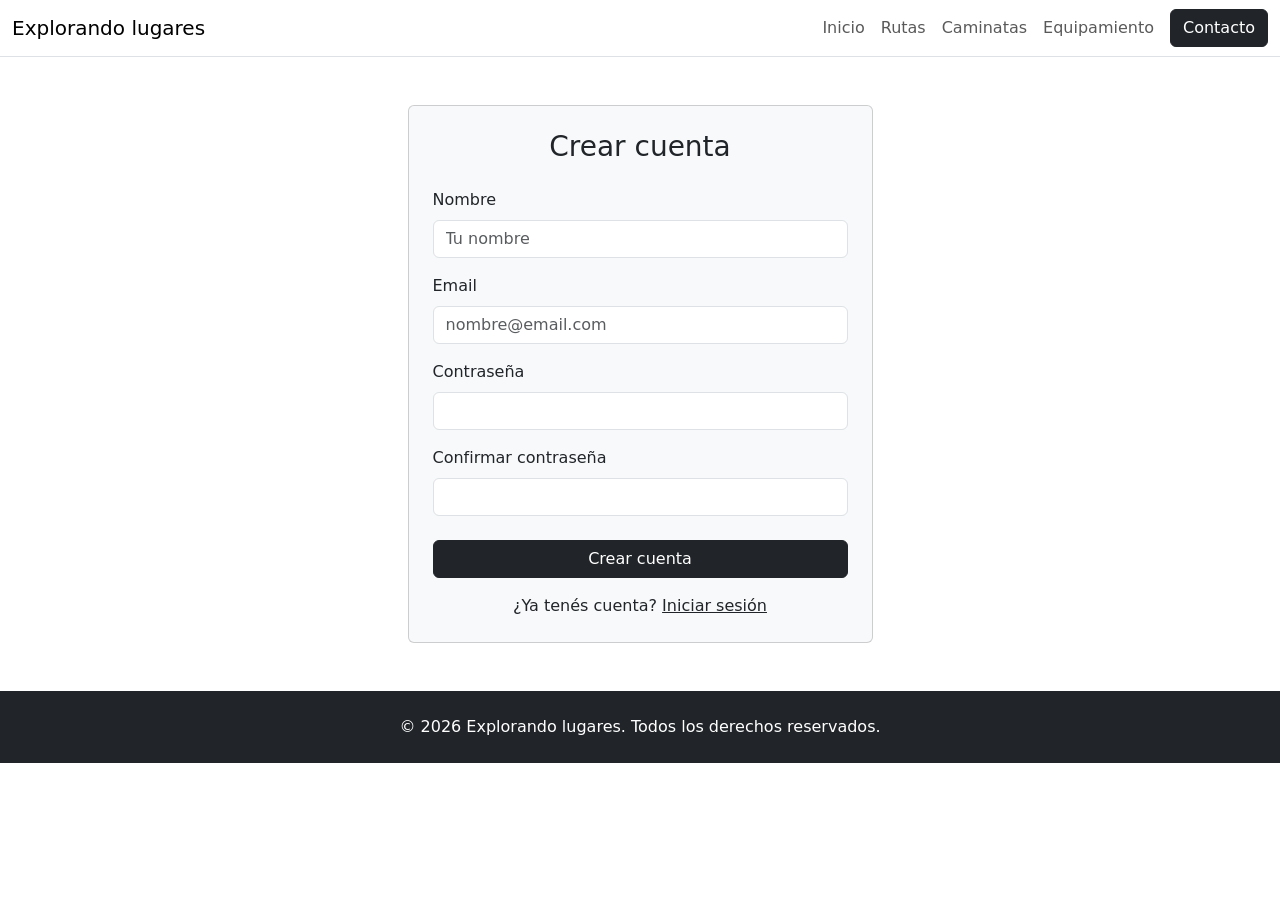
<file: registro.html>
<!doctype html>
<html lang="es">
  <head>
    <meta charset="UTF-8" />
    <meta name="viewport" content="width=device-width, initial-scale=1" />
    <title>Crear cuenta | Explorando lugares</title>
    <meta
      name="description"
      content="Creá tu cuenta en Explorando lugares y empezá a registrar tus rutas, caminatas y experiencias al aire libre."
    />
    <link
      rel="icon"
      href="data:image/svg+xml,<svg xmlns=%22http://www.w3.org/2000/svg%22 viewBox=%220 0 100 100%22><text y=%22.9em%22 font-size=%2290%22>🏔️</text></svg>"
    />
    <link
      href="https://cdn.jsdelivr.net/npm/bootstrap@5.3.3/dist/css/bootstrap.min.css"
      rel="stylesheet"
    />
    <link rel="stylesheet" href="css/styles.css" />
  </head>
  <body>
    <header>
      <nav
        class="navbar navbar-expand-lg bg-white border-bottom"
        aria-label="Principal"
      >
        <div class="container-fluid">
          <a class="navbar-brand" href="index.html">Explorando lugares</a>
          <button
            class="navbar-toggler"
            type="button"
            data-bs-toggle="collapse"
            data-bs-target="#menu"
            aria-controls="menu"
            aria-expanded="false"
            aria-label="Abrir menú"
          >
            <span class="navbar-toggler-icon"></span>
          </button>
          <div class="collapse navbar-collapse" id="menu">
            <ul class="navbar-nav ms-auto align-items-lg-center">
              <li class="nav-item">
                <a class="nav-link" href="index.html">Inicio</a>
              </li>
              <li class="nav-item">
                <a class="nav-link" href="ruta-detalle.html">Rutas</a>
              </li>
              <li class="nav-item">
                <a class="nav-link" href="caminatas.html">Caminatas</a>
              </li>
              <li class="nav-item">
                <a class="nav-link" href="equipamiento.html">Equipamiento</a>
              </li>
              <li class="nav-item">
                <a class="btn btn-dark ms-lg-2" href="contacto.html"
                  >Contacto</a
                >
              </li>
            </ul>
          </div>
        </div>
      </nav>
    </header>

    <main>
      <section class="container py-5">
        <div class="card bg-light col-md-8 col-lg-5 mx-auto">
          <form class="card-body p-4" action="#">
            <h1 class="h3 text-center mb-4">Crear cuenta</h1>

            <div class="mb-3">
              <label for="reg-nombre" class="form-label">Nombre</label>
              <input
                type="text"
                class="form-control"
                id="reg-nombre"
                placeholder="Tu nombre"
                autocomplete="name"
                required
              />
            </div>
            <div class="mb-3">
              <label for="reg-email" class="form-label">Email</label>
              <input
                type="email"
                class="form-control"
                id="reg-email"
                placeholder="nombre@email.com"
                autocomplete="email"
                required
              />
            </div>
            <div class="mb-3">
              <label for="reg-password" class="form-label">Contraseña</label>
              <input
                type="password"
                class="form-control"
                id="reg-password"
                autocomplete="new-password"
                required
              />
            </div>
            <div class="mb-4">
              <label for="reg-password2" class="form-label"
                >Confirmar contraseña</label
              >
              <input
                type="password"
                class="form-control"
                id="reg-password2"
                autocomplete="new-password"
                required
              />
            </div>

            <button type="submit" class="btn btn-dark w-100">
              Crear cuenta
            </button>
            <p class="text-center mt-3 mb-0">
              ¿Ya tenés cuenta?
              <a class="link-dark" href="login.html">Iniciar sesión</a>
            </p>
          </form>
        </div>
      </section>
    </main>

    <footer class="bg-dark text-white py-4">
      <div class="container text-center">
        <p class="mb-0">
          © 2026 Explorando lugares. Todos los derechos reservados.
        </p>
      </div>
    </footer>

    <script src="https://cdn.jsdelivr.net/npm/bootstrap@5.3.3/dist/js/bootstrap.bundle.min.js"></script>
  </body>
</html>
</file>
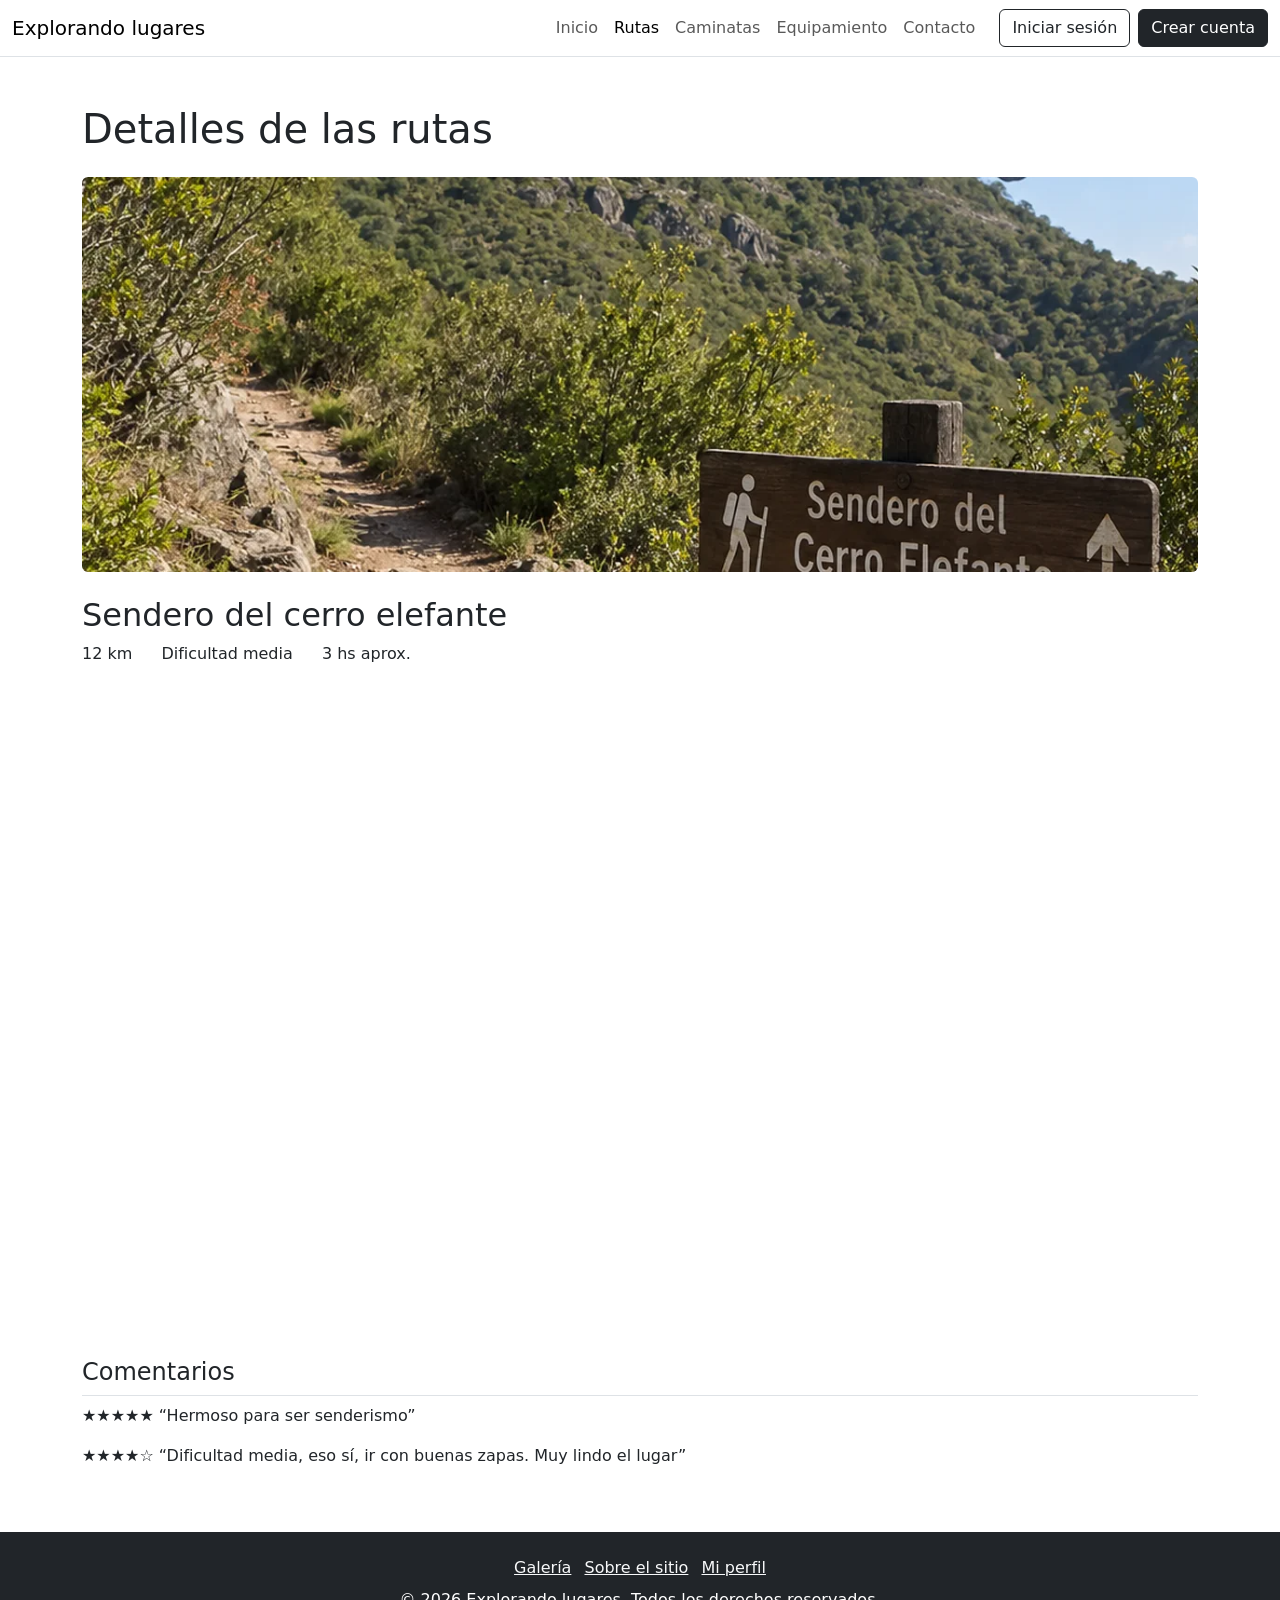
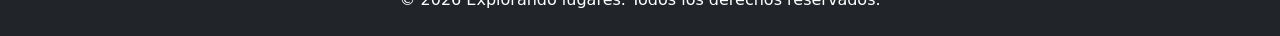
<file: ruta-detalle.html>
<!doctype html>
<html lang="es">
  <head>
    <meta charset="UTF-8" />
    <meta name="viewport" content="width=device-width, initial-scale=1" />
    <title>Sendero del Cerro Elefante | Explorando lugares</title>
    <meta
      name="description"
      content="Detalles del Sendero del Cerro Elefante en San Lorenzo, Salta: distancia, dificultad, duración aproximada, mapa y comentarios."
    />
    <link
      rel="icon"
      href="data:image/svg+xml,<svg xmlns=%22http://www.w3.org/2000/svg%22 viewBox=%220 0 100 100%22><text y=%22.9em%22 font-size=%2290%22>🏔️</text></svg>"
    />
    <link
      href="https://cdn.jsdelivr.net/npm/bootstrap@5.3.3/dist/css/bootstrap.min.css"
      rel="stylesheet"
    />
    <link rel="stylesheet" href="css/styles.css" />
  </head>
  <body>
    <header>
      <nav
        class="navbar navbar-expand-lg bg-white border-bottom"
        aria-label="Principal"
      >
        <div class="container-fluid">
          <a class="navbar-brand" href="index.html">Explorando lugares</a>
          <button
            class="navbar-toggler"
            type="button"
            data-bs-toggle="collapse"
            data-bs-target="#menu"
            aria-controls="menu"
            aria-expanded="false"
            aria-label="Abrir menú"
          >
            <span class="navbar-toggler-icon"></span>
          </button>
          <div class="collapse navbar-collapse" id="menu">
            <ul class="navbar-nav ms-auto align-items-lg-center">
              <li class="nav-item">
                <a class="nav-link" href="index.html">Inicio</a>
              </li>
              <li class="nav-item">
                <a
                  class="nav-link active"
                  href="ruta-detalle.html"
                  aria-current="page"
                  >Rutas</a
                >
              </li>
              <li class="nav-item">
                <a class="nav-link" href="caminatas.html">Caminatas</a>
              </li>
              <li class="nav-item">
                <a class="nav-link" href="equipamiento.html">Equipamiento</a>
              </li>
              <li class="nav-item">
                <a class="nav-link" href="contacto.html">Contacto</a>
              </li>
              <li class="nav-item ms-lg-3 my-1 my-lg-0">
                <a class="btn btn-outline-dark" href="login.html"
                  >Iniciar sesi&oacute;n</a
                >
              </li>
              <li class="nav-item my-1 my-lg-0">
                <a class="btn btn-dark ms-lg-2" href="registro.html"
                  >Crear cuenta</a
                >
              </li>
            </ul>
          </div>
        </div>
      </nav>
    </header>

    <main>
      <article class="container py-5">
        <h1 class="mb-4">Detalles de las rutas</h1>
        <img
          src="img/cerro-elefante.webp"
          class="foto-ruta rounded mb-4"
          alt="Sendero de montaña con un cartel del Sendero del Cerro Elefante"
        />

        <h2>Sendero del cerro elefante</h2>
        <ul class="list-inline text-dark">
          <li class="list-inline-item me-4">12 km</li>
          <li class="list-inline-item me-4">Dificultad media</li>
          <li class="list-inline-item">3 hs aprox.</li>
        </ul>

        <div class="ratio ratio-16x9 mb-5">
          <iframe
            src="https://www.google.com/maps?q=Cerro+Elefante+San+Lorenzo+Salta&output=embed"
            title="Mapa del Cerro Elefante, San Lorenzo, Salta"
            loading="lazy"
          ></iframe>
        </div>

        <section aria-labelledby="titulo-comentarios">
          <h2 id="titulo-comentarios" class="h4 border-bottom pb-2">
            Comentarios
          </h2>
          <p>
            <span aria-hidden="true">★★★★★</span>
            <span class="visually-hidden">5 de 5 estrellas.</span>
            “Hermoso para ser senderismo”
          </p>
          <p>
            <span aria-hidden="true">★★★★☆</span>
            <span class="visually-hidden">4 de 5 estrellas.</span>
            “Dificultad media, eso sí, ir con buenas zapas. Muy lindo el lugar”
          </p>
        </section>
      </article>
    </main>

    <footer class="bg-dark text-white py-4">
      <div class="container text-center">
        <ul class="list-inline mb-2">
          <li class="list-inline-item">
            <a class="link-light" href="galeria.html">Galer&iacute;a</a>
          </li>
          <li class="list-inline-item">
            <a class="link-light" href="nosotros.html">Sobre el sitio</a>
          </li>
          <li class="list-inline-item">
            <a class="link-light" href="perfil.html">Mi perfil</a>
          </li>
        </ul>
        <p class="mb-0">
          © 2026 Explorando lugares. Todos los derechos reservados.
        </p>
      </div>
    </footer>

    <script src="https://cdn.jsdelivr.net/npm/bootstrap@5.3.3/dist/js/bootstrap.bundle.min.js"></script>
  </body>
</html>
</file>
<file: css/styles.css>
.hero {
  min-height: 70vh;
  background-image:
    linear-gradient(rgba(0, 0, 0, 0.45), rgba(0, 0, 0, 0.45)),
    url("../img/wireframe-1.webp");
  background-size: cover;
  background-position: center;
}

.btn-boton {
  background-color: #5b3a9e;
  color: #fff;
  border-radius: 50rem;
}

.btn-boton:hover {
  background-color: #43287a;
  color: #fff;
}

.card-img-top {
  height: 220px;
  object-fit: cover;
}

.avatar {
  width: 80px;
  height: 80px;
  border-radius: 50%;
  background-color: #d9d9d9;
}

.galeria-img {
  width: 100%;
  height: 200px;
  object-fit: cover;
}

.card-img-top {
  height: 220px;
  object-fit: cover;
}

.foto-ruta {
  width: 100%;
  max-height: 420px;
  object-fit: cover;
}
</file>
